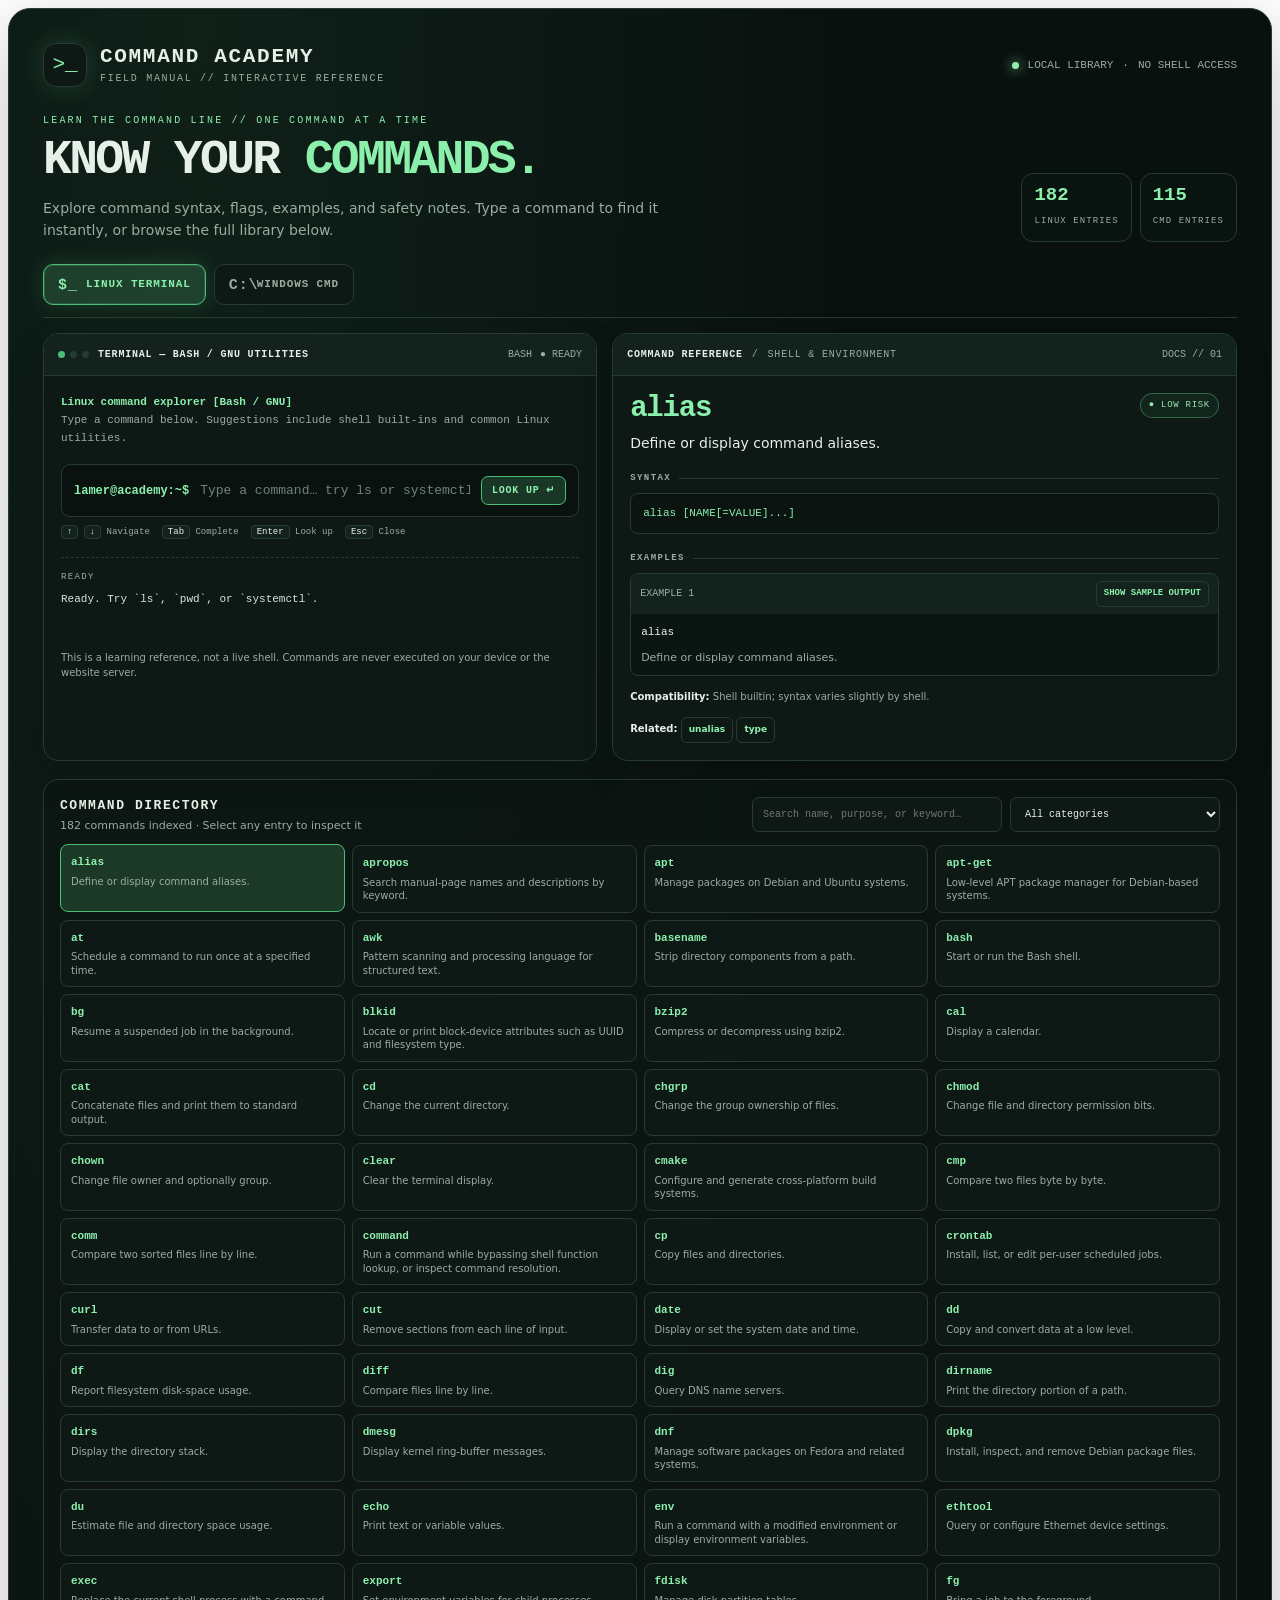
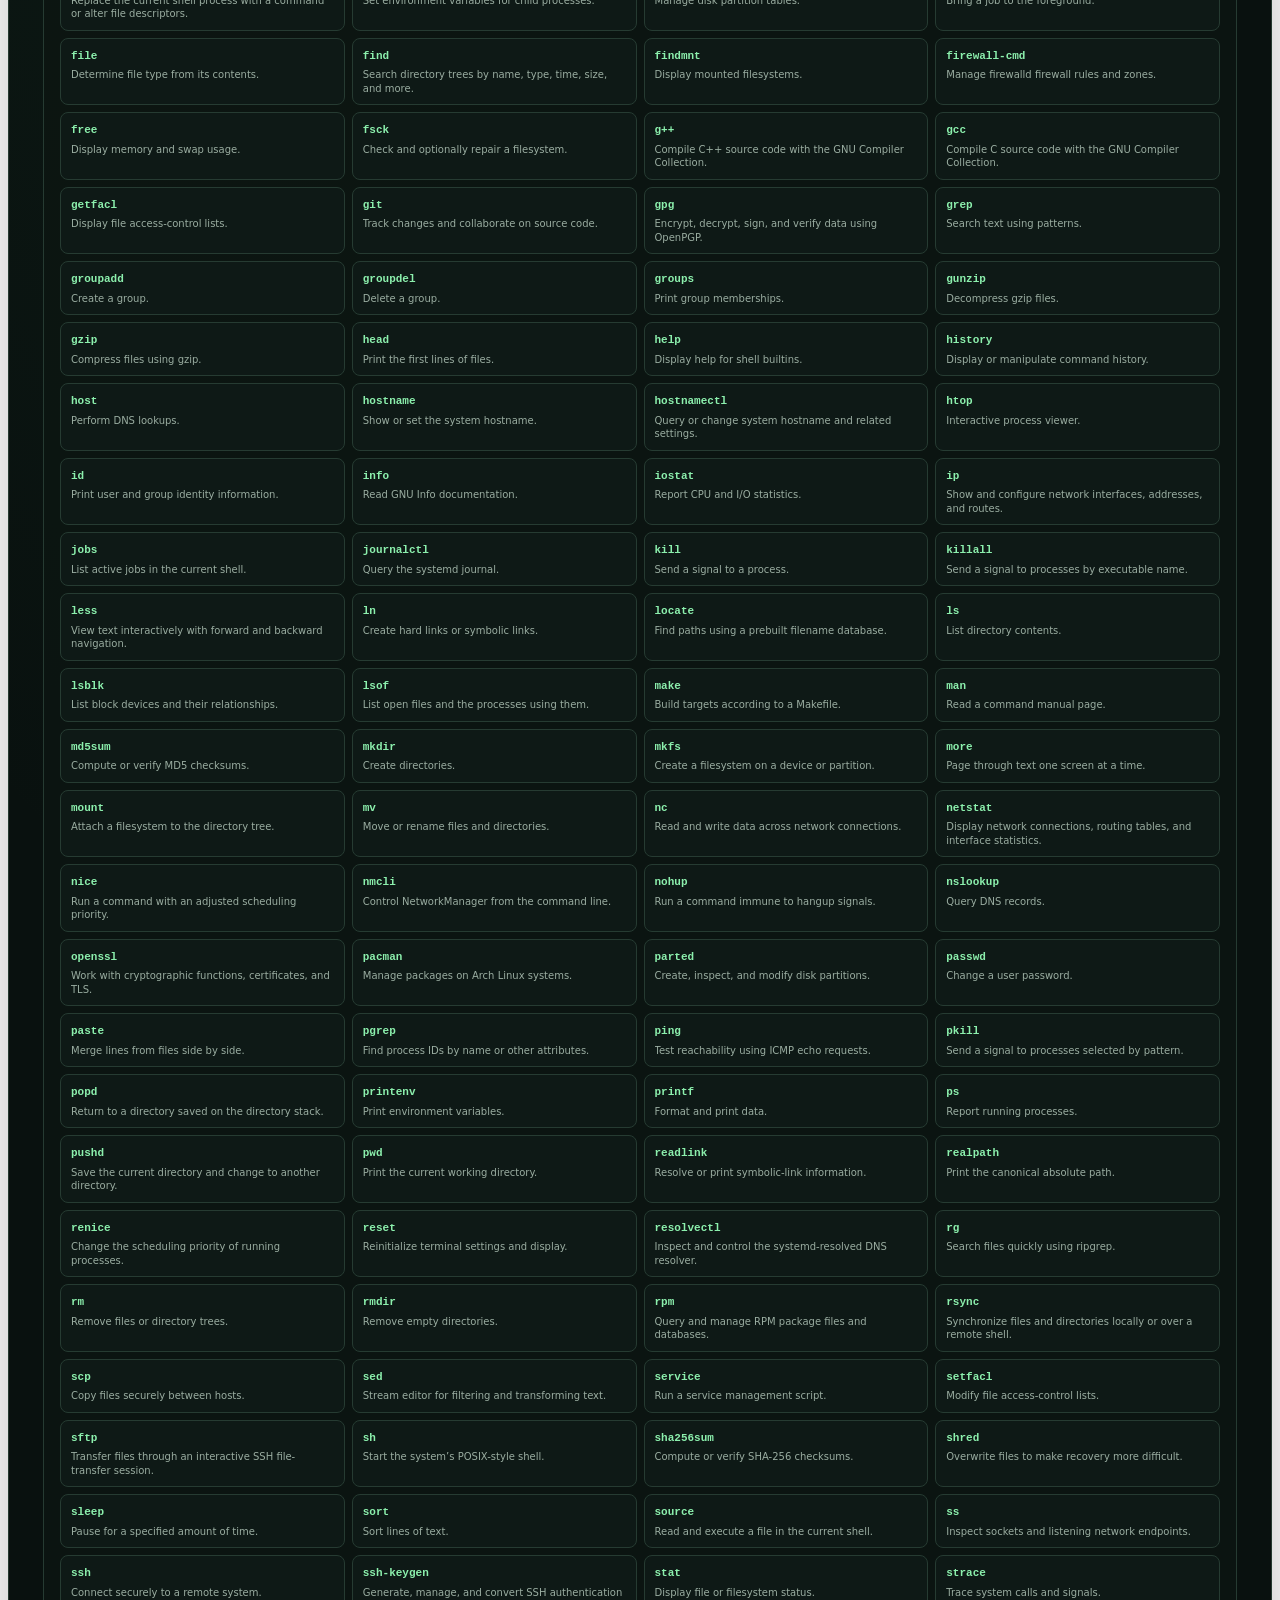
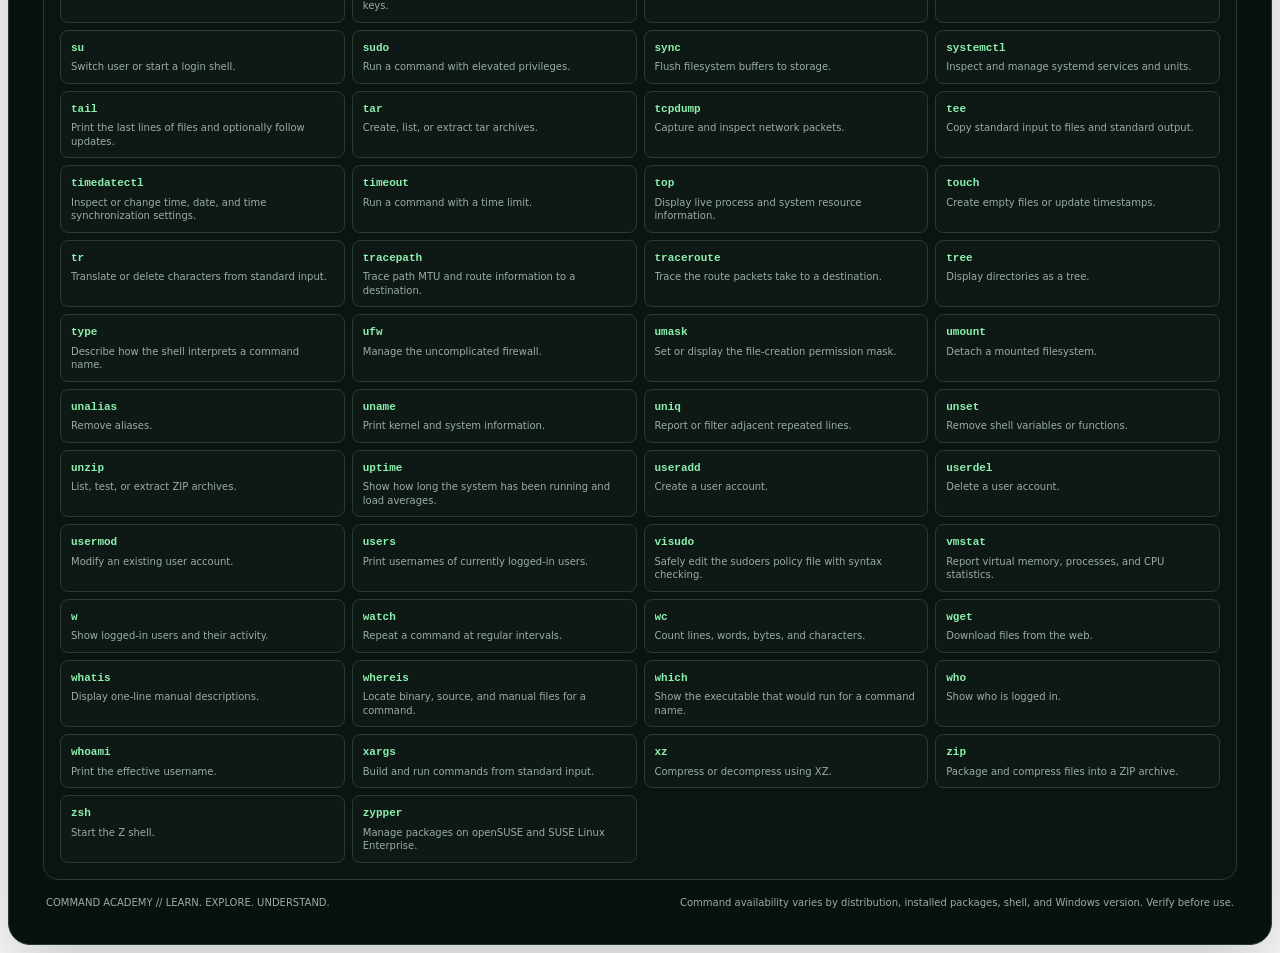
<file: index.html>
<!doctype html>
<html lang="en">
<head>
  <meta charset="utf-8">
  <meta name="viewport" content="width=device-width, initial-scale=1">
  <meta name="theme-color" content="#0b1110">
  <meta name="description" content="An interactive Linux and Windows Command Prompt command reference with autocomplete, examples, syntax, and safety notes.">
  <title>Command Academy — Learn the command line</title>
  <link rel="icon" href="data:image/svg+xml,%3Csvg xmlns='http://www.w3.org/2000/svg' viewBox='0 0 100 100'%3E%3Crect width='100' height='100' rx='18' fill='%230b1110'/%3E%3Cpath d='M25 33l17 17-17 17M49 67h27' fill='none' stroke='%2388f0aa' stroke-width='8' stroke-linecap='round' stroke-linejoin='round'/%3E%3C/svg%3E">
  <link rel="stylesheet" href="assets/css/command-academy.css">
</head>
<body>
  <main id="command-academy" class="ca-standalone" aria-live="polite">
    <div class="ca-loading">Loading Command Academy…</div>
  </main>
  <script src="assets/js/app.js"></script>
  <script>
    window.CommandAcademy.mount(document.getElementById('command-academy'), new URL('./', window.location.href));
  </script>
</body>
</html>
</file>
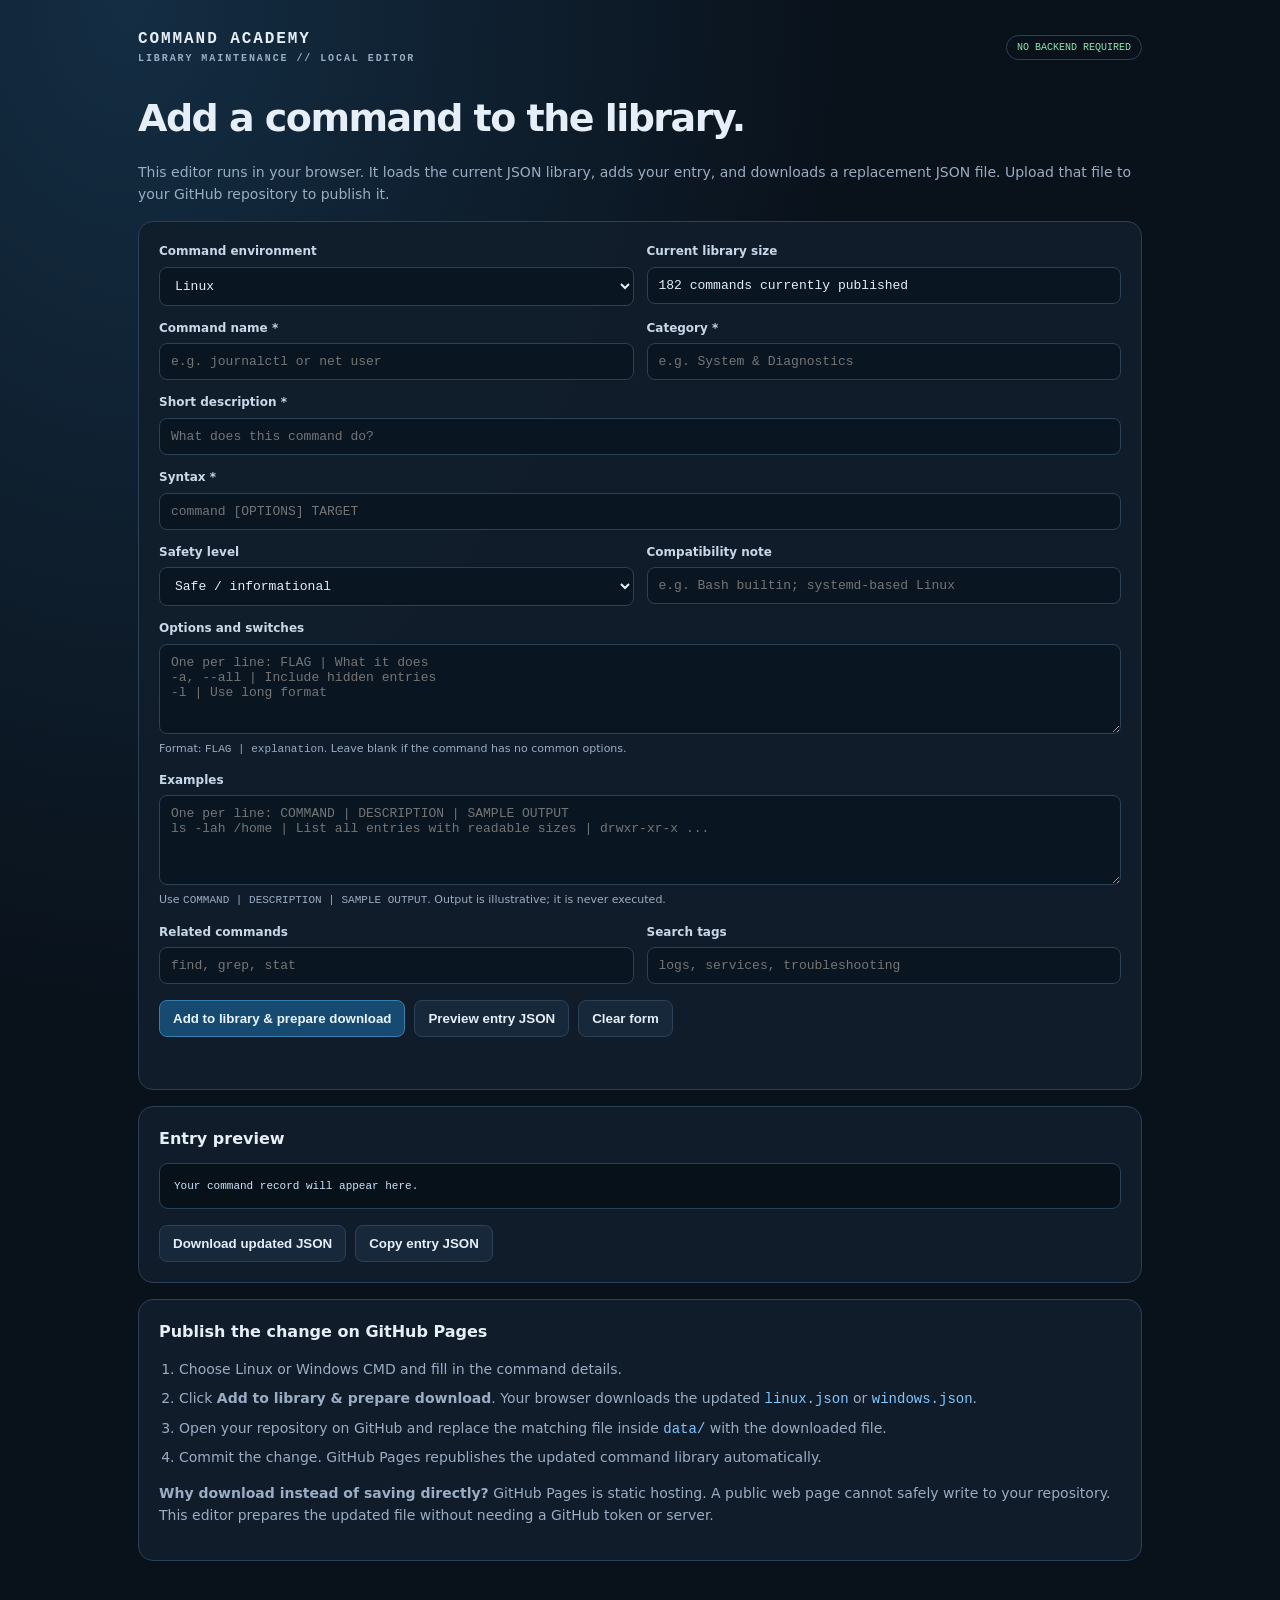
<file: admin.html>
<!doctype html>
<html lang="en">
<head>
  <meta charset="utf-8">
  <meta name="viewport" content="width=device-width, initial-scale=1">
  <meta name="theme-color" content="#0a1119">
  <title>Command Library Editor — Command Academy</title>
  <style>
    :root{color-scheme:dark;--bg:#09111a;--panel:#101d2b;--panel2:#17283a;--line:#2b4158;--text:#e6eef7;--muted:#9aadc3;--accent:#80c6ff;--good:#8ce5ad;--bad:#ff9e9e}
    *{box-sizing:border-box}body{margin:0;background:radial-gradient(ellipse at 10% 0%,#142d43,transparent 45%),var(--bg);color:var(--text);font:14px/1.55 system-ui,sans-serif}
    main{max-width:1040px;margin:0 auto;padding:30px 18px 60px}.head{display:flex;justify-content:space-between;gap:20px;align-items:center;margin-bottom:25px}.brand{font:800 16px ui-monospace,monospace;letter-spacing:.12em}.brand small{display:block;color:var(--muted);font-size:10px;margin-top:5px}.chip{border:1px solid var(--line);border-radius:99px;color:var(--good);padding:6px 10px;font:10px ui-monospace,monospace}
    h1{font-size:clamp(26px,4vw,38px);letter-spacing:-.04em;margin:0 0 8px}p{color:var(--muted)}.card{border:1px solid var(--line);border-radius:15px;background:rgba(16,29,43,.94);padding:20px;margin-top:16px}.grid{display:grid;grid-template-columns:1fr 1fr;gap:13px}.field{display:flex;flex-direction:column;gap:6px}.field.full{grid-column:1/-1}label{color:#c8d8e8;font-size:12px;font-weight:650}input,select,textarea{width:100%;border:1px solid var(--line);border-radius:8px;padding:10px 11px;background:#091521;color:var(--text);font:13px ui-monospace,monospace}textarea{min-height:90px;resize:vertical}input:focus,select:focus,textarea:focus{outline:2px solid var(--accent);outline-offset:1px}.hint{color:var(--muted);font-size:11px}.buttons{display:flex;gap:9px;flex-wrap:wrap;margin-top:16px}button{border:1px solid var(--line);border-radius:8px;padding:10px 13px;background:var(--panel2);color:var(--text);font-weight:700;cursor:pointer}button.primary{background:#174a70;border-color:#397eae;color:#e8f5ff}button:hover{border-color:var(--accent)}.status{min-height:22px;margin-top:10px;color:var(--good);font-size:12px}.status.error{color:var(--bad)}pre{max-height:360px;overflow:auto;border:1px solid var(--line);border-radius:9px;background:#07111a;padding:14px;color:#cde4fa;font:11px/1.5 ui-monospace,monospace;white-space:pre-wrap;overflow-wrap:anywhere}.steps{padding-left:20px;color:var(--muted)}.steps li{margin:7px 0}.steps code{color:var(--accent)}a{color:var(--accent)}@media(max-width:650px){.grid{grid-template-columns:1fr}.field.full{grid-column:auto}.head{align-items:flex-start;flex-direction:column}}
  </style>
</head>
<body>
<main>
  <div class="head"><div class="brand">COMMAND ACADEMY <small>LIBRARY MAINTENANCE // LOCAL EDITOR</small></div><span class="chip">NO BACKEND REQUIRED</span></div>
  <h1>Add a command to the library.</h1>
  <p>This editor runs in your browser. It loads the current JSON library, adds your entry, and downloads a replacement JSON file. Upload that file to your GitHub repository to publish it.</p>

  <section class="card">
    <div class="grid">
      <div class="field"><label for="platform">Command environment</label><select id="platform"><option value="linux">Linux</option><option value="windows">Windows CMD</option></select></div>
      <div class="field"><label>Current library size</label><input id="count" readonly value="Loading…"></div>
      <div class="field"><label for="name">Command name *</label><input id="name" placeholder="e.g. journalctl or net user"></div>
      <div class="field"><label for="category">Category *</label><input id="category" list="categories" placeholder="e.g. System & Diagnostics"><datalist id="categories"></datalist></div>
      <div class="field full"><label for="summary">Short description *</label><input id="summary" placeholder="What does this command do?"></div>
      <div class="field full"><label for="syntax">Syntax *</label><input id="syntax" placeholder="command [OPTIONS] TARGET"></div>
      <div class="field"><label for="risk">Safety level</label><select id="risk"><option value="safe">Safe / informational</option><option value="caution">Use care</option><option value="danger">Destructive / high impact</option></select></div>
      <div class="field"><label for="compatibility">Compatibility note</label><input id="compatibility" placeholder="e.g. Bash builtin; systemd-based Linux"></div>
      <div class="field full"><label for="options">Options and switches</label><textarea id="options" placeholder="One per line: FLAG | What it does&#10;-a, --all | Include hidden entries&#10;-l | Use long format"></textarea><span class="hint">Format: <code>FLAG | explanation</code>. Leave blank if the command has no common options.</span></div>
      <div class="field full"><label for="examples">Examples</label><textarea id="examples" placeholder="One per line: COMMAND | DESCRIPTION | SAMPLE OUTPUT&#10;ls -lah /home | List all entries with readable sizes | drwxr-xr-x ..."></textarea><span class="hint">Use <code>COMMAND | DESCRIPTION | SAMPLE OUTPUT</code>. Output is illustrative; it is never executed.</span></div>
      <div class="field"><label for="related">Related commands</label><input id="related" placeholder="find, grep, stat"></div>
      <div class="field"><label for="tags">Search tags</label><input id="tags" placeholder="logs, services, troubleshooting"></div>
    </div>
    <div class="buttons"><button class="primary" id="add">Add to library & prepare download</button><button id="preview">Preview entry JSON</button><button id="reset">Clear form</button></div>
    <div class="status" id="status" role="status"></div>
  </section>

  <section class="card"><h2 style="font-size:16px;margin:0 0 8px">Entry preview</h2><pre id="preview-json">Your command record will appear here.</pre><div class="buttons"><button id="download">Download updated JSON</button><button id="copy">Copy entry JSON</button></div></section>

  <section class="card"><h2 style="font-size:16px;margin:0 0 8px">Publish the change on GitHub Pages</h2><ol class="steps"><li>Choose Linux or Windows CMD and fill in the command details.</li><li>Click <strong>Add to library & prepare download</strong>. Your browser downloads the updated <code>linux.json</code> or <code>windows.json</code>.</li><li>Open your repository on GitHub and replace the matching file inside <code>data/</code> with the downloaded file.</li><li>Commit the change. GitHub Pages republishes the updated command library automatically.</li></ol><p><strong>Why download instead of saving directly?</strong> GitHub Pages is static hosting. A public web page cannot safely write to your repository. This editor prepares the updated file without needing a GitHub token or server.</p></section>
</main>
<script>
(() => {
  'use strict';
  const $ = (id) => document.getElementById(id);
  const base = new URL('./', window.location.href);
  const libraries = { linux: null, windows: null };
  let pendingEntry = null;
  let pendingPlatform = 'linux';
  const fields = ['name','category','summary','syntax','risk','compatibility','options','examples','related','tags'];
  const parseRows = (value, count) => value.split(/\r?\n/).map(line => line.trim()).filter(Boolean).map((line, i) => {
    const parts = line.split('|').map(part => part.trim());
    if (parts.length < count || parts.slice(0,count).some(part => !part)) throw new Error(`Line ${i+1} must contain ${count} fields separated by |.`);
    return parts;
  });
  function setStatus(message, error=false) { $('status').textContent = message; $('status').classList.toggle('error', error); }
  async function load(platform) {
    if (libraries[platform]) return libraries[platform];
    const response = await fetch(new URL(`data/${platform}.json`, base));
    if (!response.ok) throw new Error(`Could not load data/${platform}.json (${response.status}).`);
    libraries[platform] = await response.json();
    return libraries[platform];
  }
  async function updateCount() {
    const platform = $('platform').value;
    try {
      const data = await load(platform);
      $('count').value = `${data.commands.length} commands currently published`;
      const cats = [...new Set(data.commands.map(item => item.category))].sort();
      $('categories').innerHTML = cats.map(cat => `<option value="${cat.replace(/[&<>"']/g, '')}"></option>`).join('');
    } catch (error) { $('count').value = 'Could not load library'; setStatus(error.message, true); }
  }
  function buildEntry() {
    const name = $('name').value.trim();
    const category = $('category').value.trim();
    const summary = $('summary').value.trim();
    const syntax = $('syntax').value.trim();
    if (!name || !category || !summary || !syntax) throw new Error('Command name, category, description, and syntax are required.');
    const options = parseRows($('options').value, 2).map(([flag, description]) => ({flag, description}));
    const examples = parseRows($('examples').value, 2).map(([command, description, output='']) => ({command, description, output}));
    if (!examples.length) examples.push({command: name, description: summary, output: 'Example output depends on your system and arguments.'});
    return {
      name, category, summary, description: summary, syntax, options, examples,
      risk: $('risk').value,
      compatibility: $('compatibility').value.trim() || 'Check the relevant operating system version and installed utilities.',
      tags: $('tags').value.split(',').map(x => x.trim()).filter(Boolean),
      related: $('related').value.split(',').map(x => x.trim()).filter(Boolean)
    };
  }
  function showPreview(entry) { $('preview-json').textContent = JSON.stringify(entry, null, 2); }
  function download(platform) {
    const data = libraries[platform];
    if (!data) throw new Error('Load the selected library first.');
    const blob = new Blob([JSON.stringify(data, null, 2) + '\n'], {type:'application/json'});
    const url = URL.createObjectURL(blob);
    const anchor = document.createElement('a'); anchor.href = url; anchor.download = `${platform}.json`;
    document.body.appendChild(anchor); anchor.click(); anchor.remove(); URL.revokeObjectURL(url);
  }
  $('platform').addEventListener('change', updateCount);
  $('preview').addEventListener('click', () => {
    try { pendingEntry = buildEntry(); pendingPlatform = $('platform').value; showPreview(pendingEntry); setStatus('Preview generated.'); }
    catch (error) { setStatus(error.message, true); }
  });
  $('add').addEventListener('click', async () => {
    try {
      const platform = $('platform').value;
      const data = await load(platform);
      const entry = buildEntry();
      if (data.commands.some(item => item.name.toLowerCase() === entry.name.toLowerCase())) throw new Error(`“${entry.name}” already exists in the ${platform} library.`);
      data.commands.push(entry);
      data.commands.sort((a,b) => a.name.localeCompare(b.name));
      pendingEntry = entry; pendingPlatform = platform;
      showPreview(entry); $('count').value = `${data.commands.length} commands (updated locally)`;
      download(platform);
      setStatus(`Added locally. Downloaded updated ${platform}.json — replace data/${platform}.json in your GitHub repository and commit it.`);
    } catch (error) { setStatus(error.message, true); }
  });
  $('download').addEventListener('click', () => {
    try { download(pendingPlatform); setStatus(`Downloaded updated ${pendingPlatform}.json.`); }
    catch (error) { setStatus(error.message, true); }
  });
  $('copy').addEventListener('click', async () => {
    try {
      if (!pendingEntry) pendingEntry = buildEntry();
      await navigator.clipboard.writeText(JSON.stringify(pendingEntry, null, 2));
      setStatus('Entry JSON copied to clipboard.');
    } catch (error) { setStatus(error.message || 'Clipboard access was blocked by the browser.', true); }
  });
  $('reset').addEventListener('click', () => { fields.forEach(id => $(id).value = id === 'risk' ? 'safe' : ''); pendingEntry = null; $('preview-json').textContent = 'Your command record will appear here.'; setStatus('Form cleared.'); });
  updateCount();
})();
</script>
</body>
</html>
</file>
<file: assets/css/command-academy.css>
/* Command Academy — styles are scoped to .ca-app to avoid changing the host website. */
.ca-app {
  --ca-bg: #09110f;
  --ca-panel: #0e1916;
  --ca-panel-2: #13221d;
  --ca-border: #263b32;
  --ca-text: #e6f0e9;
  --ca-muted: #9aada1;
  --ca-accent: #8cf0ad;
  --ca-accent-2: #4cbd78;
  --ca-glow: rgba(112, 241, 155, .16);
  --ca-prompt: #8cf0ad;
  --ca-output: #d7e6dc;
  color: var(--ca-text);
  background: radial-gradient(ellipse at 15% 0%, rgba(46, 107, 73, .17), transparent 43%), var(--ca-bg);
  border: 1px solid var(--ca-border);
  border-radius: 22px;
  overflow: hidden;
  font-family: ui-monospace, SFMono-Regular, Menlo, Monaco, Consolas, "Liberation Mono", monospace;
  line-height: 1.5;
  isolation: isolate;
  box-shadow: 0 24px 80px rgba(0,0,0,.24);
}
.ca-app.ca-windows {
  --ca-bg: #080e18;
  --ca-panel: #0d1726;
  --ca-panel-2: #14243a;
  --ca-border: #263e5e;
  --ca-text: #e4edf9;
  --ca-muted: #9aadc3;
  --ca-accent: #80c6ff;
  --ca-accent-2: #438cc7;
  --ca-glow: rgba(93, 177, 255, .16);
  --ca-prompt: #80c6ff;
  --ca-output: #d8e6f7;
}
.ca-app * { box-sizing: border-box; }
.ca-app button, .ca-app input, .ca-app select, .ca-app textarea { font: inherit; }
.ca-app button { cursor: pointer; }
.ca-app button:focus-visible, .ca-app input:focus-visible, .ca-app select:focus-visible, .ca-app textarea:focus-visible { outline: 2px solid var(--ca-accent); outline-offset: 2px; }
.ca-app .ca-shell { max-width: 1440px; margin: 0 auto; padding: clamp(16px, 3vw, 34px); }
.ca-app .ca-topbar { display: flex; align-items: center; justify-content: space-between; gap: 18px; margin-bottom: 26px; }
.ca-app .ca-brand { display: flex; align-items: center; gap: 13px; min-width: 0; }
.ca-app .ca-brandmark { width: 44px; height: 44px; display: grid; place-items: center; border: 1px solid var(--ca-border); border-radius: 13px; color: var(--ca-accent); background: var(--ca-panel); font-size: 21px; box-shadow: 0 0 26px var(--ca-glow); flex: 0 0 auto; }
.ca-app .ca-brand h1 { margin: 0; color: var(--ca-text); font-size: clamp(16px, 2.2vw, 21px); line-height: 1.1; letter-spacing: .08em; font-weight: 800; }
.ca-app .ca-brand p { margin: 5px 0 0; color: var(--ca-muted); font: 10px/1.2 ui-monospace, monospace; letter-spacing: .17em; text-transform: uppercase; }
.ca-app .ca-top-meta { display: flex; align-items: center; gap: 9px; color: var(--ca-muted); font-size: 11px; white-space: nowrap; }
.ca-app .ca-live-dot { display: inline-block; width: 7px; height: 7px; border-radius: 50%; background: var(--ca-accent); box-shadow: 0 0 12px var(--ca-accent); }
.ca-app .ca-hero { display: grid; grid-template-columns: minmax(0, 1fr) auto; gap: 24px; align-items: end; margin: 0 0 22px; }
.ca-app .ca-eyebrow { margin: 0 0 8px; color: var(--ca-accent); font-size: 10px; letter-spacing: .22em; text-transform: uppercase; }
.ca-app .ca-hero h2 { margin: 0; max-width: 820px; color: var(--ca-text); font-size: clamp(27px, 5vw, 48px); letter-spacing: -.055em; line-height: 1.02; font-weight: 800; }
.ca-app .ca-hero h2 span { color: var(--ca-accent); }
.ca-app .ca-hero-copy { max-width: 660px; margin: 12px 0 0; color: var(--ca-muted); font-family: system-ui, sans-serif; font-size: 14px; line-height: 1.6; }
.ca-app .ca-counts { display: flex; gap: 8px; flex-wrap: wrap; justify-content: flex-end; }
.ca-app .ca-count { min-width: 93px; padding: 10px 12px; border: 1px solid var(--ca-border); background: rgba(10,20,16,.55); border-radius: 12px; text-align: left; }
.ca-app .ca-count strong { display: block; color: var(--ca-accent); font-size: 19px; line-height: 1.2; }
.ca-app .ca-count span { color: var(--ca-muted); font-size: 9px; letter-spacing: .12em; text-transform: uppercase; }
.ca-app .ca-platform-tabs { display: flex; gap: 8px; margin: 0 0 15px; border-bottom: 1px solid var(--ca-border); padding-bottom: 12px; }
.ca-app .ca-platform-tab { display: inline-flex; align-items: center; gap: 9px; border: 1px solid var(--ca-border); border-radius: 10px; padding: 10px 14px; background: var(--ca-panel); color: var(--ca-muted); font-size: 11px; letter-spacing: .08em; font-weight: 800; transition: .18s ease; }
.ca-app .ca-platform-tab:hover { color: var(--ca-text); border-color: var(--ca-accent); }
.ca-app .ca-platform-tab[aria-selected="true"] { color: var(--ca-accent); background: var(--ca-glow); border-color: var(--ca-accent-2); box-shadow: inset 0 0 0 1px var(--ca-glow), 0 0 22px var(--ca-glow); }
.ca-app .ca-platform-icon { display: inline-grid; place-items: center; width: 19px; height: 19px; font-size: 15px; }
.ca-app .ca-workspace { display: grid; grid-template-columns: minmax(320px, .94fr) minmax(0, 1.06fr); gap: 15px; align-items: stretch; }
.ca-app .ca-window { min-width: 0; overflow: hidden; border: 1px solid var(--ca-border); border-radius: 15px; background: var(--ca-panel); box-shadow: 0 14px 36px rgba(0,0,0,.16); }
.ca-app .ca-window-bar { min-height: 42px; display: flex; align-items: center; justify-content: space-between; gap: 12px; padding: 0 14px; background: var(--ca-panel-2); border-bottom: 1px solid var(--ca-border); }
.ca-app .ca-window-title { display: flex; align-items: center; gap: 9px; min-width: 0; color: var(--ca-muted); font-size: 10px; letter-spacing: .08em; text-transform: uppercase; }
.ca-app .ca-window-title strong { color: var(--ca-text); font-weight: 700; }
.ca-app .ca-window-dots { display: flex; gap: 5px; flex: 0 0 auto; }
.ca-app .ca-window-dots i { width: 7px; height: 7px; display: block; border-radius: 50%; background: var(--ca-border); }
.ca-app .ca-window-dots i:first-child { background: var(--ca-accent-2); }
.ca-app .ca-window-tools { display: flex; align-items: center; gap: 8px; color: var(--ca-muted); font-size: 10px; }
.ca-app .ca-terminal-body { padding: 17px; min-height: 300px; }
.ca-app .ca-terminal-intro { margin-bottom: 17px; color: var(--ca-muted); font-size: 11px; line-height: 1.65; }
.ca-app .ca-terminal-intro b { color: var(--ca-accent); font-weight: 700; }
.ca-app .ca-terminal-line { display: flex; align-items: center; gap: 9px; min-width: 0; padding: 11px 12px; border: 1px solid var(--ca-border); border-radius: 9px; background: rgba(0,0,0,.24); box-shadow: inset 0 0 24px rgba(0,0,0,.14); }
.ca-app .ca-prompt { flex: 0 0 auto; color: var(--ca-prompt); font-size: 12px; font-weight: 700; white-space: nowrap; }
.ca-app .ca-command-input { width: 100%; min-width: 0; border: 0; outline: 0; background: transparent; color: var(--ca-text); font-size: 13px; caret-color: var(--ca-accent); }
.ca-app .ca-command-input::placeholder { color: #6f8378; opacity: 1; }
.ca-app.ca-windows .ca-command-input::placeholder { color: #7189a5; }
.ca-app .ca-run-btn { flex: 0 0 auto; border: 1px solid var(--ca-accent-2); border-radius: 7px; padding: 6px 10px; background: var(--ca-glow); color: var(--ca-accent); font-size: 10px; font-weight: 800; letter-spacing: .08em; }
.ca-app .ca-run-btn:hover { background: var(--ca-accent-2); color: #06110b; }
.ca-app .ca-terminal-hint { display: flex; flex-wrap: wrap; gap: 12px; margin: 9px 0 0; color: var(--ca-muted); font-size: 9px; }
.ca-app .ca-terminal-hint kbd { padding: 1px 5px; border: 1px solid var(--ca-border); border-radius: 4px; color: var(--ca-text); background: var(--ca-panel-2); font: inherit; }
.ca-app .ca-suggestions { position: relative; z-index: 3; margin-top: 7px; border: 1px solid var(--ca-border); border-radius: 9px; background: #101d17; box-shadow: 0 18px 35px rgba(0,0,0,.32); overflow: hidden; }
.ca-app.ca-windows .ca-suggestions { background: #101d2d; }
.ca-app .ca-suggestions[hidden] { display: none; }
.ca-app .ca-suggestion-head { padding: 7px 10px; color: var(--ca-muted); background: rgba(255,255,255,.025); font-size: 9px; text-transform: uppercase; letter-spacing: .14em; }
.ca-app .ca-suggestion { display: flex; align-items: center; justify-content: space-between; gap: 12px; width: 100%; padding: 8px 10px; border: 0; border-top: 1px solid rgba(130,160,140,.1); background: transparent; color: var(--ca-text); text-align: left; }
.ca-app .ca-suggestion:hover, .ca-app .ca-suggestion.is-active { background: var(--ca-glow); }
.ca-app .ca-suggestion-name { color: var(--ca-accent); font-weight: 800; font-size: 11px; }
.ca-app .ca-suggestion-desc { overflow: hidden; color: var(--ca-muted); font-family: system-ui, sans-serif; font-size: 10px; text-overflow: ellipsis; white-space: nowrap; }
.ca-app .ca-terminal-output { min-height: 82px; margin-top: 17px; padding-top: 13px; border-top: 1px dashed var(--ca-border); color: var(--ca-output); font-size: 11px; white-space: pre-wrap; overflow-wrap: anywhere; }
.ca-app .ca-output-label { display: block; margin-bottom: 7px; color: var(--ca-muted); font-size: 9px; text-transform: uppercase; letter-spacing: .15em; }
.ca-app .ca-output-text { margin: 0; color: var(--ca-output); font: inherit; }
.ca-app .ca-terminal-note { margin: 11px 0 0; color: var(--ca-muted); font: 10px/1.5 system-ui, sans-serif; }
.ca-app .ca-reference { min-height: 100%; display: flex; flex-direction: column; }
.ca-app .ca-reference-inner { padding: 17px; }
.ca-app .ca-ref-top { display: flex; align-items: flex-start; justify-content: space-between; gap: 12px; }
.ca-app .ca-ref-name { margin: 0; color: var(--ca-accent); font-size: clamp(22px, 3vw, 29px); line-height: 1.1; letter-spacing: -.04em; }
.ca-app .ca-ref-summary { margin: 8px 0 0; color: var(--ca-text); font: 14px/1.5 system-ui, sans-serif; }
.ca-app .ca-risk { flex: 0 0 auto; display: inline-flex; align-items: center; gap: 5px; padding: 5px 8px; border-radius: 999px; border: 1px solid var(--ca-border); color: var(--ca-muted); font-size: 9px; letter-spacing: .08em; text-transform: uppercase; }
.ca-app .ca-risk.safe { color: #9ee7b2; border-color: rgba(111,220,146,.35); background: rgba(70,180,100,.08); }
.ca-app .ca-risk.caution { color: #f4cf82; border-color: rgba(235,188,90,.35); background: rgba(220,160,50,.08); }
.ca-app .ca-risk.danger { color: #ff9e9e; border-color: rgba(240,90,90,.35); background: rgba(220,60,60,.08); }
.ca-app .ca-ref-section { margin-top: 18px; }
.ca-app .ca-section-label { display: flex; align-items: center; gap: 8px; margin: 0 0 8px; color: var(--ca-muted); font-size: 9px; letter-spacing: .16em; text-transform: uppercase; }
.ca-app .ca-section-label::after { content: ''; height: 1px; flex: 1; background: var(--ca-border); }
.ca-app .ca-syntax { display: block; overflow-x: auto; padding: 11px 12px; border: 1px solid var(--ca-border); border-radius: 8px; background: rgba(0,0,0,.22); color: var(--ca-accent); font-size: 11px; white-space: pre-wrap; overflow-wrap: anywhere; }
.ca-app .ca-option-list { display: grid; gap: 6px; }
.ca-app .ca-option { display: grid; grid-template-columns: minmax(105px, auto) 1fr; gap: 10px; padding: 7px 9px; border-radius: 7px; background: rgba(255,255,255,.025); }
.ca-app .ca-option code { color: var(--ca-accent); font-size: 10px; overflow-wrap: anywhere; }
.ca-app .ca-option span { color: var(--ca-muted); font: 11px/1.45 system-ui, sans-serif; }
.ca-app .ca-example { overflow: hidden; margin-top: 8px; border: 1px solid var(--ca-border); border-radius: 8px; }
.ca-app .ca-example-bar { display: flex; align-items: center; justify-content: space-between; gap: 10px; padding: 7px 9px; background: var(--ca-panel-2); color: var(--ca-muted); font-size: 10px; }
.ca-app .ca-example-command { display: block; padding: 10px; color: var(--ca-text); background: rgba(0,0,0,.18); font-size: 11px; white-space: pre-wrap; overflow-wrap: anywhere; }
.ca-app .ca-example-desc { padding: 0 10px 9px; color: var(--ca-muted); background: rgba(0,0,0,.18); font: 11px/1.45 system-ui, sans-serif; }
.ca-app .ca-small-btn { border: 1px solid var(--ca-border); border-radius: 6px; padding: 5px 7px; background: transparent; color: var(--ca-accent); font-size: 9px; font-weight: 700; }
.ca-app .ca-small-btn:hover { border-color: var(--ca-accent); background: var(--ca-glow); }
.ca-app .ca-meta-line { margin-top: 13px; color: var(--ca-muted); font: 10px/1.5 system-ui, sans-serif; }
.ca-app .ca-meta-line strong { color: var(--ca-text); font-weight: 600; }
.ca-app .ca-catalog { margin-top: 18px; padding: 16px; border: 1px solid var(--ca-border); border-radius: 15px; background: rgba(12,22,18,.76); }
.ca-app.ca-windows .ca-catalog { background: rgba(12,21,34,.76); }
.ca-app .ca-catalog-head { display: flex; align-items: end; justify-content: space-between; gap: 14px; margin-bottom: 13px; }
.ca-app .ca-catalog-head h3 { margin: 0; color: var(--ca-text); font-size: 13px; letter-spacing: .12em; text-transform: uppercase; }
.ca-app .ca-catalog-head p { margin: 4px 0 0; color: var(--ca-muted); font: 11px system-ui, sans-serif; }
.ca-app .ca-filters { display: flex; align-items: center; gap: 8px; flex-wrap: wrap; }
.ca-app .ca-search, .ca-app .ca-category { min-height: 35px; border: 1px solid var(--ca-border); border-radius: 7px; padding: 7px 10px; background: var(--ca-panel); color: var(--ca-text); font-size: 10px; }
.ca-app .ca-search { width: min(250px, 48vw); }
.ca-app .ca-category { max-width: 210px; }
.ca-app .ca-command-grid { display: grid; grid-template-columns: repeat(4, minmax(0, 1fr)); gap: 7px; }
.ca-app .ca-command-card { min-width: 0; display: flex; flex-direction: column; gap: 4px; padding: 9px 10px; text-align: left; border: 1px solid var(--ca-border); border-radius: 8px; background: var(--ca-panel); color: var(--ca-text); transition: .15s ease; }
.ca-app .ca-command-card:hover, .ca-app .ca-command-card[aria-pressed="true"] { border-color: var(--ca-accent-2); background: var(--ca-glow); transform: translateY(-1px); }
.ca-app .ca-command-card strong { overflow: hidden; color: var(--ca-accent); font-size: 11px; text-overflow: ellipsis; white-space: nowrap; }
.ca-app .ca-command-card span { display: -webkit-box; overflow: hidden; color: var(--ca-muted); font: 10px/1.35 system-ui, sans-serif; -webkit-line-clamp: 2; -webkit-box-orient: vertical; }
.ca-app .ca-no-results { grid-column: 1 / -1; padding: 24px 12px; color: var(--ca-muted); text-align: center; font: 12px system-ui, sans-serif; }
.ca-app .ca-footer { display: flex; justify-content: space-between; gap: 18px; flex-wrap: wrap; margin-top: 15px; padding: 0 3px; color: var(--ca-muted); font: 10px/1.5 system-ui, sans-serif; }
.ca-app .ca-footer a { color: var(--ca-accent); text-decoration: none; }
.ca-app .ca-footer a:hover { text-decoration: underline; }
.ca-app .ca-disclaimer { color: var(--ca-muted); }
.ca-app .ca-mobile-only { display: none; }
.ca-app .ca-loading { padding: 30px; color: var(--ca-accent); }
@media (max-width: 980px) {
  .ca-app .ca-hero { grid-template-columns: 1fr; }
  .ca-app .ca-counts { justify-content: flex-start; }
  .ca-app .ca-workspace { grid-template-columns: 1fr; }
  .ca-app .ca-command-grid { grid-template-columns: repeat(3, minmax(0,1fr)); }
}
@media (max-width: 620px) {
  .ca-app { border-radius: 13px; }
  .ca-app .ca-shell { padding: 13px; }
  .ca-app .ca-topbar { margin-bottom: 20px; }
  .ca-app .ca-top-meta { display: none; }
  .ca-app .ca-hero h2 { font-size: 31px; }
  .ca-app .ca-hero-copy { font-size: 12px; }
  .ca-app .ca-count { min-width: 84px; padding: 8px 10px; }
  .ca-app .ca-platform-tabs { display: grid; grid-template-columns: 1fr 1fr; }
  .ca-app .ca-platform-tab { justify-content: center; padding: 10px 7px; font-size: 9px; }
  .ca-app .ca-terminal-body, .ca-app .ca-reference-inner { padding: 12px; }
  .ca-app .ca-prompt { font-size: 10px; }
  .ca-app .ca-command-input { font-size: 11px; }
  .ca-app .ca-run-btn { padding: 6px 7px; font-size: 9px; }
  .ca-app .ca-terminal-hint { gap: 7px; font-size: 8px; }
  .ca-app .ca-option { grid-template-columns: 1fr; gap: 3px; }
  .ca-app .ca-catalog { padding: 12px; }
  .ca-app .ca-catalog-head { display: block; }
  .ca-app .ca-filters { margin-top: 12px; }
  .ca-app .ca-search { width: 100%; flex: 1 1 100%; }
  .ca-app .ca-category { max-width: 100%; flex: 1 1 100%; }
  .ca-app .ca-command-grid { grid-template-columns: repeat(2, minmax(0,1fr)); }
  .ca-app .ca-footer { display: block; }
  .ca-app .ca-footer span { display: block; margin-top: 6px; }
}
@media (prefers-reduced-motion: reduce) {
  .ca-app *, .ca-app *::before, .ca-app *::after { transition: none !important; scroll-behavior: auto !important; }
}
</file>
